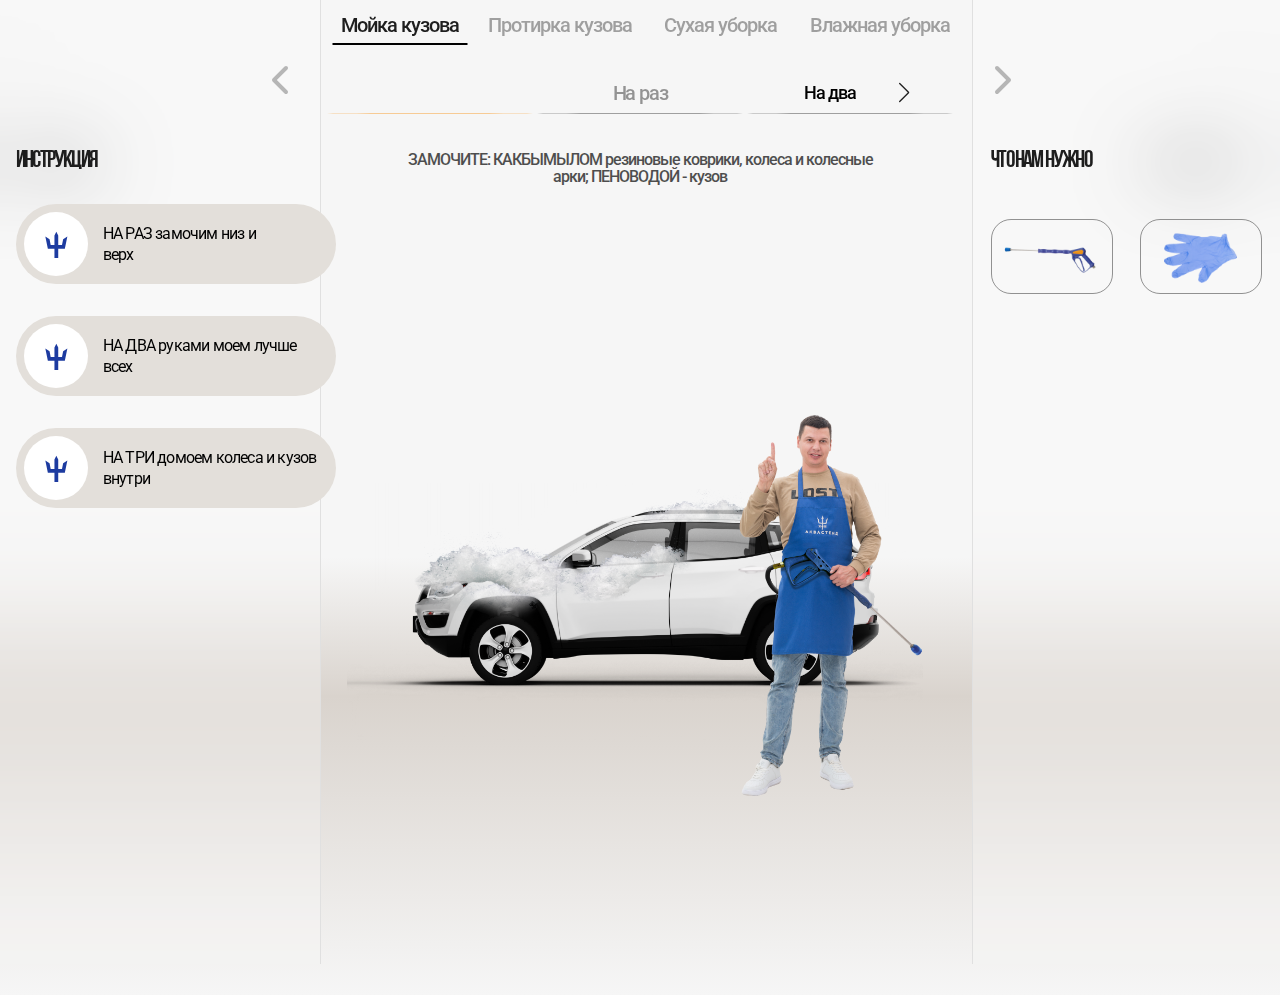
<file: index.html>
<!DOCTYPE html>
<html lang="en">
<head>
    <meta charset="UTF-8">
    <meta name="viewport" content="width=device-width, initial-scale=1.0">
    <title>Moyka</title>
    <link rel="preconnect" href="https://fonts.googleapis.com">
    <link rel="preconnect" href="https://fonts.gstatic.com" crossorigin>
    <link href="https://fonts.googleapis.com/css2?family=Bebas+Neue&display=swap" rel="stylesheet">
    <link href="https://fonts.googleapis.com/css2?family=Roboto:ital,wght@0,100;0,300;0,400;0,500;0,700;0,900;1,100;1,400;1,500;1,700;1,900&display=swap" rel="stylesheet">
    <link href="https://cdn.jsdelivr.net/npm/bootstrap@5.3.2/dist/css/bootstrap.min.css" rel="stylesheet" integrity="sha384-T3c6CoIi6uLrA9TneNEoa7RxnatzjcDSCmG1MXxSR1GAsXEV/Dwwykc2MPK8M2HN" crossorigin="anonymous">
    <link rel="stylesheet" href="https://cdn.jsdelivr.net/npm/swiper@11/swiper-bundle.min.css" />
    <link rel="stylesheet" href="css/style.css">
</head>
<body>
    <div class="mainWrapper">
      <div class="bg"></div>
      <header>
        <ul class="nav swiperHeaderWrapper">
          <div class="swiper swiperHeader">
            <div class="swiper-wrapper">
              <div class="swiper-slide"><a href="#tab-1">Мойка кузова</a></div>
              <div class="swiper-slide"><a href="#tab-2">Протирка кузова</a></div>
              <div class="swiper-slide"><a href="#tab-3">Сухая уборка</a></div> 
              <div class="swiper-slide"><a href="#tab-4">Влажная уборка</a></div>
            </div>
          </div>
        </ul>
      </header>       
      
      <main id="tab-1">
        <div class="needsOpenButton">
          <div class="needsOpenWrapper">
            <div class="shevron_wrapper">
              <img src="images/chevron_left.svg" alt="">
            </div>
            <h2>ЧТО НАМ НУЖНО</h2>
          </div>
        </div>
        <div class="instructionOpenButton">
          <div class="instOpenWrapper">
            <div class="shevron_wrapper">
              <img src="images/chevron_right.svg" alt="">
            </div>
            <h2>ИНСТРУКЦИЯ</h2>
          </div>
        </div>
        <aside class="instructions">
          <div class="shevron_wrapper"><img src="images/chevron_left.svg" alt=""></div>
          <div class="wrapper">
            <h2>ИНСТРУКЦИЯ</h2>
            <ul>
            
              <li class="" id="moykaInstr-0">
                <div><img src="images/logoSmallGroup.svg" alt=""></div>
                <span>НА РАЗ замочим низ и <br>верх</span>
              </li>   
              <li id="moykaInstr-1">
                <div><img src="images/logoSmallGroup.svg" alt=""></div>
                <span>НА ДВА руками моем лучше всех</span>
              </li> 
              <li id="moykaInstr-2">
                <div><img src="images/logoSmallGroup.svg" alt=""></div>
                <span>НА ТРИ домоем колеса и кузов внутри</span>
              </li>                                                                                                                      
            </ul>
          </div>
        </aside>
        <section>
          <div class="swiper moyka">
            <div class="swiper-wrapper">
                <div class="swiper-slide"><span>На раз</span></div>
                <div class="swiper-slide"><span>На два</span></div>
                <div class="swiper-slide"><span>На три</span></div>      
            </div>      
              
            <div class="swiper-button-prev"></div>
            <div class="swiper-button-next"></div>
          </div>
          <div class="swiper-pagination"></div> 
          <div class="contentWrapper">
            <div class="content active" id="moyka-0" >
              <p>ЗАМОЧИТЕ: КАКБЫМЫЛОМ резиновые коврики, колеса и колесные арки; ПЕНОВОДОЙ - кузов </p>
              <div class="auto"><img src="images/auto.png" alt=""></div>
              <div class="man"><img src="images/man11.png" alt=""></div>
            </div>
            <div class="content" id="moyka-1" >
              <p>Варежкой разотрите пену на кузове и колесах. Смойте водой.</p>
              <div class="auto"><img src="images/auto.png" alt=""></div>
              <div class="man"><img src="images/man22.png" alt=""></div>
            </div>
            <div class="content" id="moyka-2" >
              <p>Чистому кузову придайте блеск. Прокатите колеса, на пол оборота, чтобы их можно было домыть. КАКБЫМЫЛОМ повторно замочите колеса, колесные арки и грязные дверные проемы. Смойте водой, Ополосните осмосом.</p>
              <div class="auto"><img src="images/auto.png" alt=""></div>
              <div class="man"><img src="images/man33.png" alt=""></div>
            </div>
          </div>
        </section>
        <aside class="needs">
          <div class="shevron_wrapper"><img src="images/chevron_right.svg" alt=""><img src="images/chevron_left.svg" alt=""></div>
          <div class="wrapper">
            <h2>ЧТО НАМ НУЖНО</h2>
            <div class="content">
              <ul class="active " id="moykaNeeds-0">
                <li class=""><div><div><img src="images/Пистолет-вод.png" alt=""></div></div></li>   
                <li><div><div><img src="images/Перчатка.png" alt=""></div></div></li>       
              </ul> 
              <ul class="" id="moykaNeeds-1">
                <li><div><div><img src="images/Пистолет-вод.png" alt=""></div></div></li>   
                <li><div><div><img src="images/Перчатка.png" alt=""></div></div></li>
                <li><div><div><img src="images/фибры.png" alt=""></div></div></li> 
                <li><div><div><img src="images/губка.png" alt=""></div></div></li>        
              </ul>  
              <ul class="" id="moykaNeeds-2">
                <li><div><div><img src="images/Пистолет-вод.png" alt=""></div></div></li>   
                <li><div><div><img src="images/Перчатка.png" alt=""></div></div></li>
                <li><div><div><img src="images/Пен-пистолет.png" alt=""></div></div></li>         
              </ul>                                                                                             
            </div>
          </div>
  
        </aside>

      </main> 

      <main id="tab-2">
        <div class="needsOpenButton">
          <div class="needsOpenWrapper">
            <div class="shevron_wrapper">
              <img src="images/chevron_left.svg" alt="">
            </div>
            <h2>ЧТО НАМ НУЖНО</h2>
          </div>
        </div>
        <div class="instructionOpenButton">
          <div class="instOpenWrapper">
            <div class="shevron_wrapper">
              <img src="images/chevron_right.svg" alt="">
            </div>
            <h2>ИНСТРУКЦИЯ</h2>
          </div>
        </div>
        <aside class="instructions">
          <div class="shevron_wrapper"><img src="images/chevron_left.svg" alt=""></div>
          <div class="wrapper">
            <h2>ИНСТРУКЦИЯ</h2>
            <ul>
            
              <li class="" id="moykaInstr-0">
                <div><img src="images/logoSmallGroup.svg" alt=""></div>
                <span>НА РАЗ лужи с кузова сгоняем</span>
              </li>   
              <li id="moykaInstr-1">
                <div><img src="images/logoSmallGroup.svg" alt=""></div>
                <span>НА ДВА наскоком щели продуваем</span>
              </li> 
              <li id="moykaInstr-2">
                <div><img src="images/logoSmallGroup.svg" alt=""></div>
                <span>НА ТРИ все что отмылось фиброй протри</span>
              </li>                                                                                                                      
            </ul>
          </div>
        </aside>
        <section>
          <div class="swiper moyka">
            <div class="swiper-wrapper">
                <div class="swiper-slide"><span>На раз</span></div>
                <div class="swiper-slide"><span>На два</span></div>
                <div class="swiper-slide"><span>На три</span></div>      
            </div>      
              
            <div class="swiper-button-prev"></div>
            <div class="swiper-button-next"></div>
          </div>
          <div class="swiper-pagination"></div> 
          <div class="contentWrapper">
            <div class="content active" id="moyka-0" >
              <p>Удалите с кузова избыток воды, которую не сможет впитать в себя фибра.</p>
              <div class="auto"><img src="images/auto2.png" alt=""><div class="bubble"><img src="images/bubble.png" alt=""></div></div>
              <div class="man"><img src="images/man2-1.png" alt=""></div>
              
            </div>
            <div class="content" id="moyka-1" >
              <p>Сжатым воздухом продуйте щели, из которых невозможно удалить воду фиброй.</p>
              <div class="auto"><img src="images/auto2.png" alt=""><div class="bubble"><img src="images/bubble.png" alt=""></div></div>
              <div class="man"><img src="images/man2-2.png" alt=""></div>
            </div>
            <div class="content" id="moyka-2" >
              <p>Кузов и чистые дверные проемы протрите насухо фиброй.</p>
              <div class="auto"><img src="images/auto2.png" alt=""><div class="bubble"><img src="images/bubble.png" alt=""></div></div>
              <div class="man"><img src="images/man2-3.png" alt=""></div>
            </div>
          </div>
        </section>
        <aside class="needs">
          <div class="shevron_wrapper"><img src="images/chevron_right.svg" alt=""><img src="images/chevron_left.svg" alt=""></div>
          <div class="wrapper">
            <h2>ЧТО НАМ НУЖНО</h2>
            <div class="content">
              <ul class="active " id="moykaNeeds-0">
                <li class=""><div><div><img src="images/Водосгон.png" alt=""></div></div></li>   
                <li><div><div><img src="images/Перчатка.png" alt=""></div></div></li>       
              </ul> 
              <ul class="" id="moykaNeeds-1">
                <li><div><div><img src="images/Воздух.png" alt=""></div></div></li>   
                <li><div><div><img src="images/Перчатка.png" alt=""></div></div></li>
                <li><div><div><img src="images/фибра2.png" alt=""></div></div></li>      
              </ul>  
              <ul class="" id="moykaNeeds-2">
                <li><div><div><img src="images/фибра2.png" alt=""></div></div></li>   
                <li><div><div><img src="images/Перчатка.png" alt=""></div></div></li>       
              </ul>                                                                                             
            </div>
          </div>
  
        </aside>

      </main>

      <main id="tab-3">
        <div class="needsOpenButton">
          <div class="needsOpenWrapper">
            <div class="shevron_wrapper">
              <img src="images/chevron_left.svg" alt="">
            </div>
            <h2>ЧТО НАМ НУЖНО</h2>
          </div>
        </div>
        <div class="instructionOpenButton">
          <div class="instOpenWrapper">
            <div class="shevron_wrapper">
              <img src="images/chevron_right.svg" alt="">
            </div>
            <h2>ИНСТРУКЦИЯ</h2>
          </div>
        </div>
        <aside class="instructions">
          <div class="shevron_wrapper"><img src="images/chevron_left.svg" alt=""></div>
          <div class="wrapper">
            <h2>ИНСТРУКЦИЯ</h2>
            <ul>
            
              <li class="" id="moykaInstr-0">
                <div><img src="images/logoSmallGroup.svg" alt=""></div>
                <span>НА РАЗ заметный мусор удаляем</span>
              </li>   
              <li id="moykaInstr-1">
                <div><img src="images/logoSmallGroup.svg" alt=""></div>
                <span>НА ДВА труднодоступный мусор из щелей выдуваем</span>
              </li> 
              <li id="moykaInstr-2">
                <div><img src="images/logoSmallGroup.svg" alt=""></div>
                <span>НА ТРИ пылесос еще раз в работу включи</span>
              </li>                                                                                                                      
            </ul>
          </div>
        </aside>
        <section>
          <div class="swiper moyka">
            <div class="swiper-wrapper">
                <div class="swiper-slide"><span>На раз</span></div>
                <div class="swiper-slide"><span>На два</span></div>
                <div class="swiper-slide"><span>На три</span></div>      
            </div>      
              
            <div class="swiper-button-prev"></div>
            <div class="swiper-button-next"></div>
          </div>
          <div class="swiper-pagination"></div> 
          <div class="contentWrapper">
            <div class="content active" id="moyka-0" >
              <p>Труднодоступные для пылесоса места в салоне продуйте сжатым воздухом.</p>
              <div class="auto"><img src="images/auto3.png" alt=""></div>
              <div class="man"><img src="images/man2-1.png" alt=""></div>
            </div>
            <div class="content" id="moyka-1" >
              <p>Труднодоступные для пылесоса места в салоне продуйте сжатым воздухом.</p>
              <div class="auto"><img src="images/auto3.png" alt=""></div>
              <div class="man"><img src="images/man2-2.png" alt=""></div>
            </div>
            <div class="content" id="moyka-2" >
              <p>Труднодоступные для пылесоса места в салоне продуйте сжатым воздухом.</p>
              <div class="auto"><img src="images/auto3.png" alt=""></div>
              <div class="man"><img src="images/man2-3.png" alt=""></div>
            </div>
          </div>
        </section>
        <aside class="needs">
          <div class="shevron_wrapper"><img src="images/chevron_right.svg" alt=""><img src="images/chevron_left.svg" alt=""></div>
          <div class="wrapper">
            <h2>ЧТО НАМ НУЖНО</h2>
            <div class="content">
              <ul class="active " id="moykaNeeds-0">
                <li class=""><div><div><img src="images/Воздух.png" alt=""></div></div></li>   
                <li><div><div><img src="images/Перчатка.png" alt=""></div></div></li>       
              </ul> 
              <ul class="" id="moykaNeeds-1">
                <li><div><div><img src="images/Водосгон.png" alt=""></div></div></li>   
                <li><div><div><img src="images/Воздух.png" alt=""></div></div></li>
                <li><div><div><img src="images/Торнадор.png" alt=""></div></div></li>
                <li><div><div><img src="images/Перчатка.png" alt=""></div></div></li>
                <li><div><div><img src="images/Пистолет-вод.png" alt=""></div></div></li>
                <li><div><div><img src="images/Пен-пистолет.png" alt=""></div></div></li>
                <li><div><div><img src="images/варежка.png" alt=""></div></div></li>
                <li><div><div><img src="images/фибра2.png" alt=""></div></div></li>       
              </ul>  
              <ul class="" id="moykaNeeds-2">
                <li><div><div><img src="images/Водосгон.png" alt=""></div></div></li>   
                <li><div><div><img src="images/Воздух.png" alt=""></div></div></li>
                <li><div><div><img src="images/Торнадор.png" alt=""></div></div></li>
                <li><div><div><img src="images/Перчатка.png" alt=""></div></div></li>
                <li><div><div><img src="images/Пистолет-вод.png" alt=""></div></div></li>
                <li><div><div><img src="images/Пен-пистолет.png" alt=""></div></div></li>
                <li><div><div><img src="images/варежка.png" alt=""></div></div></li>
                <li><div><div><img src="images/фибра2.png" alt=""></div></div></li>          
              </ul>                                                                                             
            </div>
          </div>
  
        </aside>

      </main>

      <main id="tab-4">
        <div class="needsOpenButton">
          <div class="needsOpenWrapper">
            <div class="shevron_wrapper">
              <img src="images/chevron_left.svg" alt="">
            </div>
            <h2>ЧТО НАМ НУЖНО</h2>
          </div>
        </div>
        <div class="instructionOpenButton">
          <div class="instOpenWrapper">
            <div class="shevron_wrapper">
              <img src="images/chevron_right.svg" alt="">
            </div>
            <h2>ИНСТРУКЦИЯ</h2>
          </div>
        </div>
        <aside class="instructions">
          <div class="shevron_wrapper"><img src="images/chevron_left.svg" alt=""></div>
          <div class="wrapper">
            <h2>ИНСТРУКЦИЯ</h2>
            <ul>
            
              <li class="" id="moykaInstr-0">
                <div><img src="images/logoSmallGroup.svg" alt=""></div>
                <span>НА РАЗ что делать с <br>химией реши</span>
              </li>   
              <li id="moykaInstr-1">
                <div><img src="images/logoSmallGroup.svg" alt=""></div>
                <span>НА ДВА возможно нам пригодится осмос-вода</span>
              </li> 
              <li id="moykaInstr-2">
                <div><img src="images/logoSmallGroup.svg" alt=""></div>
                <span>НА ТРИ влажной фиброй <br>салон весь внутри <br> оботри</span>
              </li>                                                                                                                      
            </ul>
          </div>
        </aside>
        <section>
          <div class="swiper moyka">
            <div class="swiper-wrapper">
                <div class="swiper-slide"><span>На раз</span></div>
                <div class="swiper-slide"><span>На два</span></div>
                <div class="swiper-slide"><span>На три</span></div>      
            </div>      
              
            <div class="swiper-button-prev"></div>
            <div class="swiper-button-next"></div>
          </div>
          <div class="swiper-pagination"></div> 
          <div class="contentWrapper">
            <div class="content active" id="moyka-0" >
              <p>Стойкие загрязнения на ткани и пластике обработайте КАКБЫМЫЛОМ для салона.</p>
              <div class="auto"><img src="images/auto4.png" alt=""></div>
              <div class="man"><img src="images/man11.png" alt=""></div>
            </div>
            <div class="content" id="moyka-1" >
              <p>Стойкие загрязнения обработанные химией залейте водой при помощи ТОРНАДОРА.</p>
              <div class="auto"><img src="images/auto4.png" alt=""></div>
              <div class="man"><img src="images/man22.png" alt=""></div>
            </div>
            <div class="content" id="moyka-2" >
              <p>Обработанный таким образом пластик и кожу протрите Фиброй. Тканевые сидения пропылесосьте.</p>
              <div class="auto"><img src="images/auto4.png" alt=""></div>
              <div class="man"><img src="images/man33.png" alt=""></div>
            </div>
          </div>
        </section>
        <aside class="needs">
          <div class="shevron_wrapper"><img src="images/chevron_right.svg" alt=""><img src="images/chevron_left.svg" alt=""></div>
          <div class="wrapper">
            <h2>ЧТО НАМ НУЖНО</h2>
            <div class="content">
              <ul class="active " id="moykaNeeds-0">
                <li class=""><div><div><img src="images/Торнадор.png" alt=""></div></div></li>   
                <li><div><div><img src="images/Перчатка.png" alt=""></div></div></li>
                <li><div><div><img src="images/фибра2.png" alt=""></div></div></li>        
              </ul> 
              <ul class="" id="moykaNeeds-1">
                <li class=""><div><div><img src="images/Торнадор.png" alt=""></div></div></li>   
                <li><div><div><img src="images/Перчатка.png" alt=""></div></div></li>
                <li><div><div><img src="images/варежка.png" alt=""></div></div></li>         
              </ul>  
              <ul class="" id="moykaNeeds-2">
                <li class=""><div><div><img src="images/Торнадор.png" alt=""></div></div></li>   
                <li><div><div><img src="images/Перчатка.png" alt=""></div></div></li>
                <li><div><div><img src="images/фибра2.png" alt=""></div></div></li>          
              </ul>                                                                                             
            </div>
          </div>
  
        </aside>

      </main>
    
    </div>

    <script src="https://cdn.jsdelivr.net/npm/bootstrap@5.3.2/dist/js/bootstrap.bundle.min.js" integrity="sha384-C6RzsynM9kWDrMNeT87bh95OGNyZPhcTNXj1NW7RuBCsyN/o0jlpcV8Qyq46cDfL" crossorigin="anonymous"></script>
    <script src="https://cdnjs.cloudflare.com/ajax/libs/jquery/3.3.1/jquery.min.js"></script>
    <script src="js/swiper-bundle.min.js"></script>
    <script src="js/main.js"></script>
</body>
</html>
</file>
<file: css/style.css>
@font-face {
  font-family: "Bebas Neue";
  src: url("../fonts/bebasNeue.ttf") format("truetype");
}
ul {
  padding: 0;
  list-style: none;
  margin: 0;
}

body {
  height: 100vh;
  margin: 0;
}

.mainWrapper {
  position: relative;
  overflow: hidden;
  display: flex;
  height: 100vh;
  flex-direction: column;
  padding-bottom: 95px;
}

main {
  padding-top: 100px;
  position: absolute;
  top: 0px;
  left: 0;
  bottom: 0;
  right: 0;
  flex-grow: 1;
  display: flex;
  justify-content: center;
  opacity: 0;
}

:root {
  --swiper-pagination-bullet-horizontal-gap: 0px;
}

.moyka {
  --swiper-navigation-size: 20px;
  --swiper-navigation-color: #1E1E1E;
  height: 75px;
  width: 560px;
}
.moyka .swiper-button-prev {
  display: none;
}

.swiper-slide {
  text-align: center;
  display: flex;
  justify-content: center;
  align-items: center;
}

.swiper-slide span {
  font-family: Roboto;
  font-size: 20px;
  font-style: normal;
  font-weight: 500;
  line-height: 110.336%; /* 22.067px */
  letter-spacing: -1px;
}

.swiper-slide-active span {
  opacity: 0.4;
  font-family: Roboto;
  font-size: 24px;
  font-style: normal;
  font-weight: 500;
  line-height: 110.336%; /* 26.481px */
  letter-spacing: -1.2px;
}

.swiper-pagination-bullets.swiper-pagination-horizontal {
  bottom: initial;
  top: 155px;
}

.swiper-pagination-horizontal.swiper-pagination-bullets .swiper-pagination-bullet {
  width: 210px;
  height: 1px;
  opacity: 0.4;
  background: #1E1E1E;
  margin: 0;
}

.swiper-pagination-horizontal.swiper-pagination-bullets .swiper-pagination-bullet.swiper-pagination-bullet-active {
  background: #FB8D06;
}

.swiper-button-prev.swiper-button-disabled {
  opacity: 0;
}

header {
  display: flex;
  justify-content: center;
  padding-top: 25px;
  padding-bottom: 30px;
  width: 100%;
  left: 0;
  top: 0;
  position: absolute;
}

.swiperHeaderWrapper {
  width: 50%;
}

.swiperHeader {
  width: 100%;
  height: 40px;
}

.nav a {
  color: #1E1E1E;
  text-align: center;
  font-family: Roboto;
  font-size: 20px;
  font-style: normal;
  font-weight: 500;
  line-height: 110.336%; /* 22.067px */
  letter-spacing: -1px;
  opacity: 0.4;
  text-decoration: none;
}

.nav a.active {
  position: relative;
  opacity: 1;
}
.nav a.active::after {
  content: "";
  width: calc(100% + 17px);
  height: 2px;
  background-color: #000;
  position: absolute;
  bottom: -9px;
  left: 50%;
  transform: translateX(-50%);
}

.bubble {
  width: 67%;
  position: absolute;
  top: 0;
  left: 50%;
  transform: translateX(-43%) translateY(-39%);
}
.bubble img {
  width: 100%;
}

section {
  display: flex;
  flex-direction: column;
  width: 100%;
}
section .contentWrapper {
  position: relative;
  display: flex;
  flex-grow: 1;
  justify-content: center;
  margin-top: 20px;
}
section .content {
  width: 100%;
  height: 100%;
  opacity: 0;
  visibility: hidden;
  position: absolute;
}
section .content.active {
  opacity: 1;
  visibility: visible;
}
section .content p {
  max-width: 472px;
  margin-left: auto;
  margin-right: auto;
  color: #1E1E1E;
  text-align: center;
  display: flex;
  font-family: Roboto;
  font-size: 20px;
  font-style: normal;
  font-weight: 500;
  line-height: 108%; /* 21.6px */
  letter-spacing: -1px;
  opacity: 0.78;
}
section .content .auto {
  z-index: -3;
  position: absolute;
  top: 54.6%;
  left: 49.6%;
  transform: translateX(-50%) translateY(-50%);
  width: 51%;
}
section .content .auto img {
  width: 100%;
}
section .content .man {
  z-index: -1;
  width: 23.5%;
  position: absolute;
  left: 65.5%;
  transform: translateX(-50%) translateY(-50%);
  top: 54.9%;
}
section .content .man img {
  width: 100%;
}

#tab-3 section .content .man,
#tab-2 section .content .man {
  width: 27.5%;
  left: 67%;
  transform: translateX(-50%) translateY(-51%);
  top: 54.9%;
}

.instructions {
  z-index: 20;
  position: absolute;
  top: 0;
  left: 0;
  width: 27%;
  max-width: 508px;
  height: 100vh;
  border-right: 1px solid #E0E0E0;
  background: rgba(255, 255, 255, 0.24);
  -webkit-backdrop-filter: blur(40px);
          backdrop-filter: blur(40px);
  padding-top: 12%;
  transition: all 0.3s ease-in-out;
}
.instructions.closed {
  left: -510px;
}
.instructions .shevron_wrapper {
  padding-left: 11%;
  padding-right: 7%;
  display: flex;
  justify-content: end;
  padding-bottom: 50px;
}
.instructions .shevron_wrapper img {
  cursor: pointer;
  margin-right: 4%;
}
.instructions .wrapper {
  padding-left: 11%;
  padding-right: 7%;
  width: 100%;
}
.instructions .wrapper h2 {
  color: #1E1E1E;
  font-family: "Bebas Neue", sans-serif;
  font-size: 36px;
  font-style: normal;
  font-weight: 500;
  line-height: 110.336%; /* 39.721px */
  letter-spacing: -1.8px;
}
.instructions .wrapper ul li {
  margin-top: 10%;
  display: flex;
  padding: 8px 15px 8px 8px;
  align-items: center;
  border-radius: 64px;
  background: #E3DFDA;
}
.instructions .wrapper ul li div {
  margin-right: 24px;
  width: 64px;
  pointer-events: none;
  flex-shrink: 0;
}
.instructions .wrapper ul li img {
  width: 100%;
  height: auto;
  display: block;
  pointer-events: none;
}
.instructions .wrapper ul li span {
  font-family: Roboto;
  font-size: 24px;
  line-height: 134.836%; /* 32.361px */
  letter-spacing: -1.2px;
  pointer-events: none;
}
.instructions .wrapper ul li.active {
  background: #acacac;
}

.needs {
  position: absolute;
  z-index: 30;
  right: 0;
  top: 0;
  width: 26%;
  max-width: 478px;
  height: 100vh;
  border-left: 1px solid #E0E0E0;
  background: rgba(255, 255, 255, 0.24);
  -webkit-backdrop-filter: blur(40px);
          backdrop-filter: blur(40px);
  padding-top: 12%;
  transition: all 0.3s ease-in-out;
}
.needs.closed {
  right: -500px;
}
.needs .shevron_wrapper {
  padding-left: 12%;
  padding-right: 12%;
  display: flex;
  padding-bottom: 50px;
}
.needs .shevron_wrapper img {
  cursor: pointer;
}
.needs .shevron_wrapper img:last-child {
  display: none;
}
.needs .wrapper {
  padding-left: 12%;
  padding-right: 12%;
}
.needs .wrapper h2 {
  color: #1E1E1E;
  font-family: "Bebas Neue", sans-serif;
  font-size: 36px;
  font-style: normal;
  font-weight: 500;
  line-height: 110.336%; /* 39.721px */
  letter-spacing: -1.8px;
}
.needs .content {
  position: relative;
}
.needs ul {
  width: 100%;
  display: flex;
  flex-wrap: wrap;
  justify-content: space-between;
  opacity: 0;
  visibility: hidden;
  transition: all 0.3s;
  position: absolute;
  top: 0;
  left: 0;
}
.needs ul.active {
  opacity: 1;
  visibility: visible;
}
.needs ul li {
  width: 45%;
  margin-top: 10%;
}
.needs ul li > div {
  position: relative;
  padding-bottom: 60%;
  border-radius: 20px;
  border: 1px solid rgba(77, 77, 77, 0.6);
}
.needs ul li > div > div {
  position: absolute;
  top: 0;
  right: 0;
  left: 0;
  bottom: 0;
  padding: 10px;
}
.needs ul li > div > div img {
  -o-object-fit: contain;
     object-fit: contain;
  width: 100%;
  height: 100%;
}

.needsOpenButton {
  cursor: pointer;
  z-index: 8;
  position: absolute;
  right: 0;
  padding-top: 12%;
  top: 0;
  width: 26%;
  max-width: 478px;
}
.needsOpenButton .needsOpenWrapper {
  padding-left: 12%;
  padding-right: 12%;
}
.needsOpenButton .needsOpenWrapper .shevron_wrapper {
  padding-bottom: 50px;
  text-align: right;
}
.needsOpenButton h2 {
  color: #1E1E1E;
  font-family: "Bebas Neue", sans-serif;
  font-size: 36px;
  font-style: normal;
  font-weight: 500;
  line-height: 110.336%;
  letter-spacing: -1.8px;
  text-align: right;
}

.instructionOpenButton {
  cursor: pointer;
  z-index: 9;
  position: absolute;
  left: 0;
  top: 0;
  padding-top: 12%;
  width: 27%;
  max-width: 508px;
}
.instructionOpenButton .instOpenWrapper {
  padding-left: 11%;
  padding-right: 7%;
}
.instructionOpenButton .instOpenWrapper .shevron_wrapper {
  padding-bottom: 50px;
}
.instructionOpenButton h2 {
  color: #1E1E1E;
  font-family: "Bebas Neue", sans-serif;
  font-size: 36px;
  font-style: normal;
  font-weight: 500;
  line-height: 110.336%;
  letter-spacing: -1.8px;
}

.bg {
  z-index: -10;
  position: absolute;
  width: 100%;
  height: 100%;
  top: 0;
  left: 0;
  background: linear-gradient(180deg, rgb(246, 246, 246) 0%, rgb(246, 246, 246) 56%, rgb(217, 211, 205) 70%, rgb(246, 246, 246) 100%);
}

.last {
  display: none;
}

@media only screen and (max-width: 1570px) {
  header {
    padding-top: 5px;
    padding-bottom: 10px;
  }
  main {
    padding-top: 55px;
  }
  .swiper-pagination-bullets.swiper-pagination-horizontal {
    top: 100px;
  }
  section .contentWrapper {
    margin-top: 5px;
  }
  section .content p {
    font-size: 18px;
  }
  .instructionOpenButton {
    width: 25%;
  }
  .instructionOpenButton .instOpenWrapper {
    padding-left: 5%;
    padding-right: 5%;
  }
  .instructionOpenButton h2 {
    color: #1E1E1E;
    font-family: "Bebas Neue", sans-serif;
    font-size: 24px;
    font-style: normal;
  }
  .needsOpenButton {
    width: 24%;
  }
  .needsOpenButton .instOpenWrapper {
    padding-left: 6%;
    padding-right: 6%;
  }
  .needsOpenButton h2 {
    font-size: 24px;
  }
  .instructions {
    width: 25%;
  }
  .instructions .shevron_wrapper {
    padding-left: 5%;
    padding-right: 5%;
    display: flex;
    justify-content: end;
    padding-bottom: 50px;
  }
  .instructions .wrapper {
    padding-left: 5%;
    padding-right: 5%;
    width: 100%;
  }
  .instructions .wrapper h2 {
    font-size: 24px;
  }
  .instructions .wrapper ul li {
    padding-right: 15px;
  }
  .instructions .wrapper ul li div {
    margin-right: 5%;
  }
  .instructions .wrapper ul li span {
    font-size: 20px;
  }
  .needs {
    width: 24%;
  }
  .needs .shevron_wrapper {
    padding-left: 6%;
    padding-right: 6%;
    display: flex;
    padding-bottom: 50px;
  }
  .needs .wrapper {
    padding-left: 6%;
    padding-right: 6%;
  }
  .needs .wrapper h2 {
    font-size: 24px;
  }
}
@media only screen and (max-width: 1400px) {
  section .content p {
    font-size: 16px;
  }
  section .content .auto {
    top: 54.6%;
    left: 49.6%;
    transform: translateX(-50%) translateY(-50%);
    width: 45%;
  }
  section .content .man {
    width: 20%;
    left: 63.5%;
    transform: translateX(-50%) translateY(-50%);
    top: 54.9%;
  }
  #tab-3 section .content .man,
  #tab-2 section .content .man {
    width: 23.5%;
    left: 65%;
    transform: translateX(-50%) translateY(-50.5%);
    top: 54.9%;
  }
  .swiper-slide span {
    font-size: 18px;
  }
  .swiper-slide-active span {
    font-size: 20px;
  }
  .instructionOpenButton {
    padding-top: 5%;
  }
  .instructionOpenButton .instOpenWrapper .shevron_wrapper {
    padding-bottom: 30px;
  }
  .needsOpenButton {
    padding-top: 5%;
  }
  .needsOpenButton .needsOpenWrapper .shevron_wrapper {
    padding-bottom: 30px;
  }
  .instructions {
    padding-top: 5%;
  }
  .instructions .shevron_wrapper {
    padding-bottom: 30px;
  }
  .instructions .wrapper ul li span {
    font-size: 16px;
    letter-spacing: -0.8px;
  }
  .needs {
    padding-top: 5%;
  }
  .needs .shevron_wrapper {
    padding-bottom: 30px;
  }
}
@media only screen and (max-width: 1200px) {
  .swiperHeaderWrapper {
    width: 90%;
    max-width: 690px;
  }
  .nav a {
    font-size: 18px;
  }
  .instructions {
    width: 260px;
    min-width: 200px;
    left: -100%;
  }
  .instructions.closed {
    left: 0;
  }
  .instructions .wrapper ul li span {
    font-size: 16px;
  }
  .needs {
    width: 260px;
    min-width: 200px;
    right: -100%;
  }
  .needs.closed {
    right: 0;
  }
  .needsOpenButton {
    z-index: 8;
    position: absolute;
    right: 3%;
    top: initial;
    bottom: 20px;
    width: initial;
    height: 40px;
    border-radius: 64px;
    background-color: #E3DFDA;
    display: flex;
    align-items: center;
    justify-content: center;
    padding-top: 0;
  }
  .needsOpenButton h2 {
    padding-left: 20px;
    padding-right: 20px;
    margin: 0;
    margin-top: 3px;
    font-family: "Bebas Neue", sans-serif;
    font-size: 20px;
    font-style: normal;
    line-height: 110.336%; /* 22.067px */
    letter-spacing: -1px;
  }
  .needsOpenButton img {
    display: none;
  }
  .needsOpenButton .needsOpenWrapper {
    padding: 0;
  }
  .needsOpenButton .needsOpenWrapper .shevron_wrapper {
    padding-bottom: 0;
    display: none;
  }
  .instructionOpenButton {
    z-index: 9;
    position: absolute;
    left: 3%;
    top: initial;
    bottom: 20px;
    padding: 0;
    width: initial;
    height: 40px;
    border-radius: 64px;
    background-color: #E3DFDA;
    display: flex;
    align-items: center;
    justify-content: center;
  }
  .instructionOpenButton h2 {
    margin: 0;
    padding-left: 20px;
    padding-right: 20px;
    font-family: "Bebas Neue", sans-serif;
    font-size: 20px;
    font-style: normal;
    line-height: 110.336%; /* 22.067px */
    letter-spacing: -1px;
    margin-top: 3px;
  }
  .instructionOpenButton .instOpenWrapper {
    padding-left: 0;
    padding-right: 0;
  }
  .instructionOpenButton .instOpenWrapper .shevron_wrapper {
    display: none;
  }
  section .content .man {
    width: 39%;
    left: 76%;
    top: 54.5%;
  }
  section .content .auto {
    top: 54.6%;
    left: 49.6%;
    width: 84%;
  }
  #tab-3 section .content .man,
  #tab-2 section .content .man {
    width: 44%;
    left: 78%;
    transform: translateX(-50%) translateY(-50.5%);
    top: 54.9%;
  }
}
@media screen and (max-width: 1200px) and (min-width: 600px) and (orientation: landscape) {
  section .content .man {
    width: 32%;
    left: 71.7%;
    top: 54.5%;
  }
  section .content .auto {
    top: 54.6%;
    left: 49.6%;
    width: 70%;
  }
  #tab-3 section .content .man,
  #tab-2 section .content .man {
    width: 37.5%;
    left: 74%;
    transform: translateX(-50%) translateY(-50.5%);
    top: 54.9%;
  }
}
@media only screen and (max-width: 600px) {
  header {
    padding-top: 5px;
  }
  .nav a {
    font-size: 20px;
  }
  .nav a.active::after {
    bottom: -5px;
    height: 1px;
  }
  main {
    padding-top: 85px;
  }
  .swiperHeaderWrapper {
    width: calc(100% + 5px);
  }
  .swiperHeaderWrapper .swiper-slide-next a:not(.active) {
    background: linear-gradient(90deg, #161616 35%, rgba(160, 160, 160, 0) 107.32%);
    background-clip: text;
    -webkit-background-clip: text;
    -webkit-text-fill-color: transparent;
  }
  .swiperHeaderWrapper .swiper-wrapper .swiper-slide:last-child a {
    background: initial;
    background-clip: initial;
    -webkit-background-clip: initial;
    -webkit-text-fill-color: initial;
  }
  .instructions {
    padding-top: 10px;
    max-width: 600px;
    width: 100%;
    left: -100%;
    background: rgb(255, 255, 255);
    -webkit-backdrop-filter: initial;
            backdrop-filter: initial;
    border-right: initial;
  }
  .instructions.closed {
    left: 0;
  }
  .instructions .wrapper {
    padding-left: max(10px, 3%);
    padding-right: max(10px, 3%);
    max-width: 400px;
  }
  .instructions .wrapper h2 {
    letter-spacing: -1.2px;
    line-height: 20px;
  }
  .instructions .wrapper ul li {
    margin-top: 40px;
    padding: 5.742px 25px 5.742px 5.742px;
  }
  .instructions .wrapper ul li span {
    letter-spacing: -0.8px;
  }
  .instructions .wrapper ul li div {
    width: 17%;
  }
  .instructions .shevron_wrapper {
    justify-content: flex-start;
    padding-left: max(3%, 10px);
  }
  .instructions .shevron_wrapper img {
    width: 17px;
  }
  .needs {
    padding-top: 10px;
    width: 100%;
    max-width: 600px;
    right: -100%;
    background: rgb(255, 255, 255);
    -webkit-backdrop-filter: initial;
            backdrop-filter: initial;
    border-left: initial;
  }
  .needs.closed {
    right: 0;
  }
  .needs .wrapper {
    padding-left: max(3%, 10px);
    padding-right: max(3%, 10px);
  }
  .needs .wrapper h2 {
    letter-spacing: -1.2px;
    margin-bottom: 0;
    line-height: 16px;
  }
  .needs .shevron_wrapper {
    padding-left: 4%;
  }
  .needs .shevron_wrapper img {
    width: 17px;
  }
  .needs .shevron_wrapper img:first-child {
    display: none;
  }
  .needs .shevron_wrapper img:last-child {
    display: block;
  }
  .swiper-slide span {
    font-size: 13px;
    line-height: 110.336%; /* 14.344px */
    letter-spacing: -0.65px;
  }
  .swiper-slide-active span {
    font-size: 16px;
    line-height: 110.336%; /* 17.654px */
    letter-spacing: -0.8px;
    margin-right: -20px;
  }
  .moyka {
    --swiper-navigation-size: 12px;
    height: 35px;
    width: calc(100% + 22px);
    transform: translateX(-20px);
  }
  .moyka .swiper-button-next {
    right: 18px;
  }
  .swiper-pagination-bullets.swiper-pagination-horizontal {
    top: 105px;
  }
  .swiper-pagination-horizontal.swiper-pagination-bullets .swiper-pagination-bullet {
    width: 33.3%;
  }
  .swiper-button-next.swiper-button-disabled,
  .swiper-button-prev.swiper-button-disabled {
    opacity: 0;
  }
  .needsOpenButton {
    z-index: 8;
    position: absolute;
    right: 3%;
    top: initial;
    bottom: 20px;
    width: 136px;
    height: 40px;
    border-radius: 64px;
    background-color: #E3DFDA;
    display: flex;
    align-items: center;
    justify-content: center;
  }
  .needsOpenButton h2 {
    margin-left: 0;
    font-family: "Bebas Neue", sans-serif;
    font-size: 20px;
    font-style: normal;
    line-height: 110.336%; /* 22.067px */
    letter-spacing: -1px;
    margin-top: 3px;
  }
  .needsOpenButton img {
    display: none;
  }
  .instructionOpenButton {
    z-index: 9;
    position: absolute;
    left: 3%;
    top: initial;
    bottom: 20px;
    width: 136px;
    height: 40px;
    border-radius: 64px;
    background-color: #E3DFDA;
    display: flex;
    align-items: center;
    justify-content: center;
  }
  .instructionOpenButton h2 {
    margin-right: 0;
    font-family: "Bebas Neue", sans-serif;
    font-size: 20px;
    font-style: normal;
    line-height: 110.336%; /* 22.067px */
    letter-spacing: -1px;
    margin-top: 3px;
  }
  .instructionOpenButton img {
    display: none;
  }
  section .contentWrapper {
    margin-top: 15px;
  }
  section .content p {
    font-size: 14px;
    font-style: normal;
    font-weight: 500;
    line-height: 108%; /* 15.12px */
    letter-spacing: -0.7px;
    padding-left: 10px;
    padding-right: 10px;
  }
  section .content .man {
    top: 22%;
    width: 180px;
    transform: translate(3%, -16px);
    left: 51%;
  }
  section .content .auto {
    left: 51%;
    width: 570px;
    top: 22%;
    transform: translate(-38%, 0);
  }
  #tab-3 section .content .man,
  #tab-2 section .content .man {
    width: 225px;
    left: 51%;
    transform: translateX(-13%) translateY(-10%);
    top: 22%;
  }
  .bubble {
    transform: translateX(-54%) translateY(-39%);
  }
}
.br {
  border: 1px solid red;
}/*# sourceMappingURL=style.css.map */
</file>
